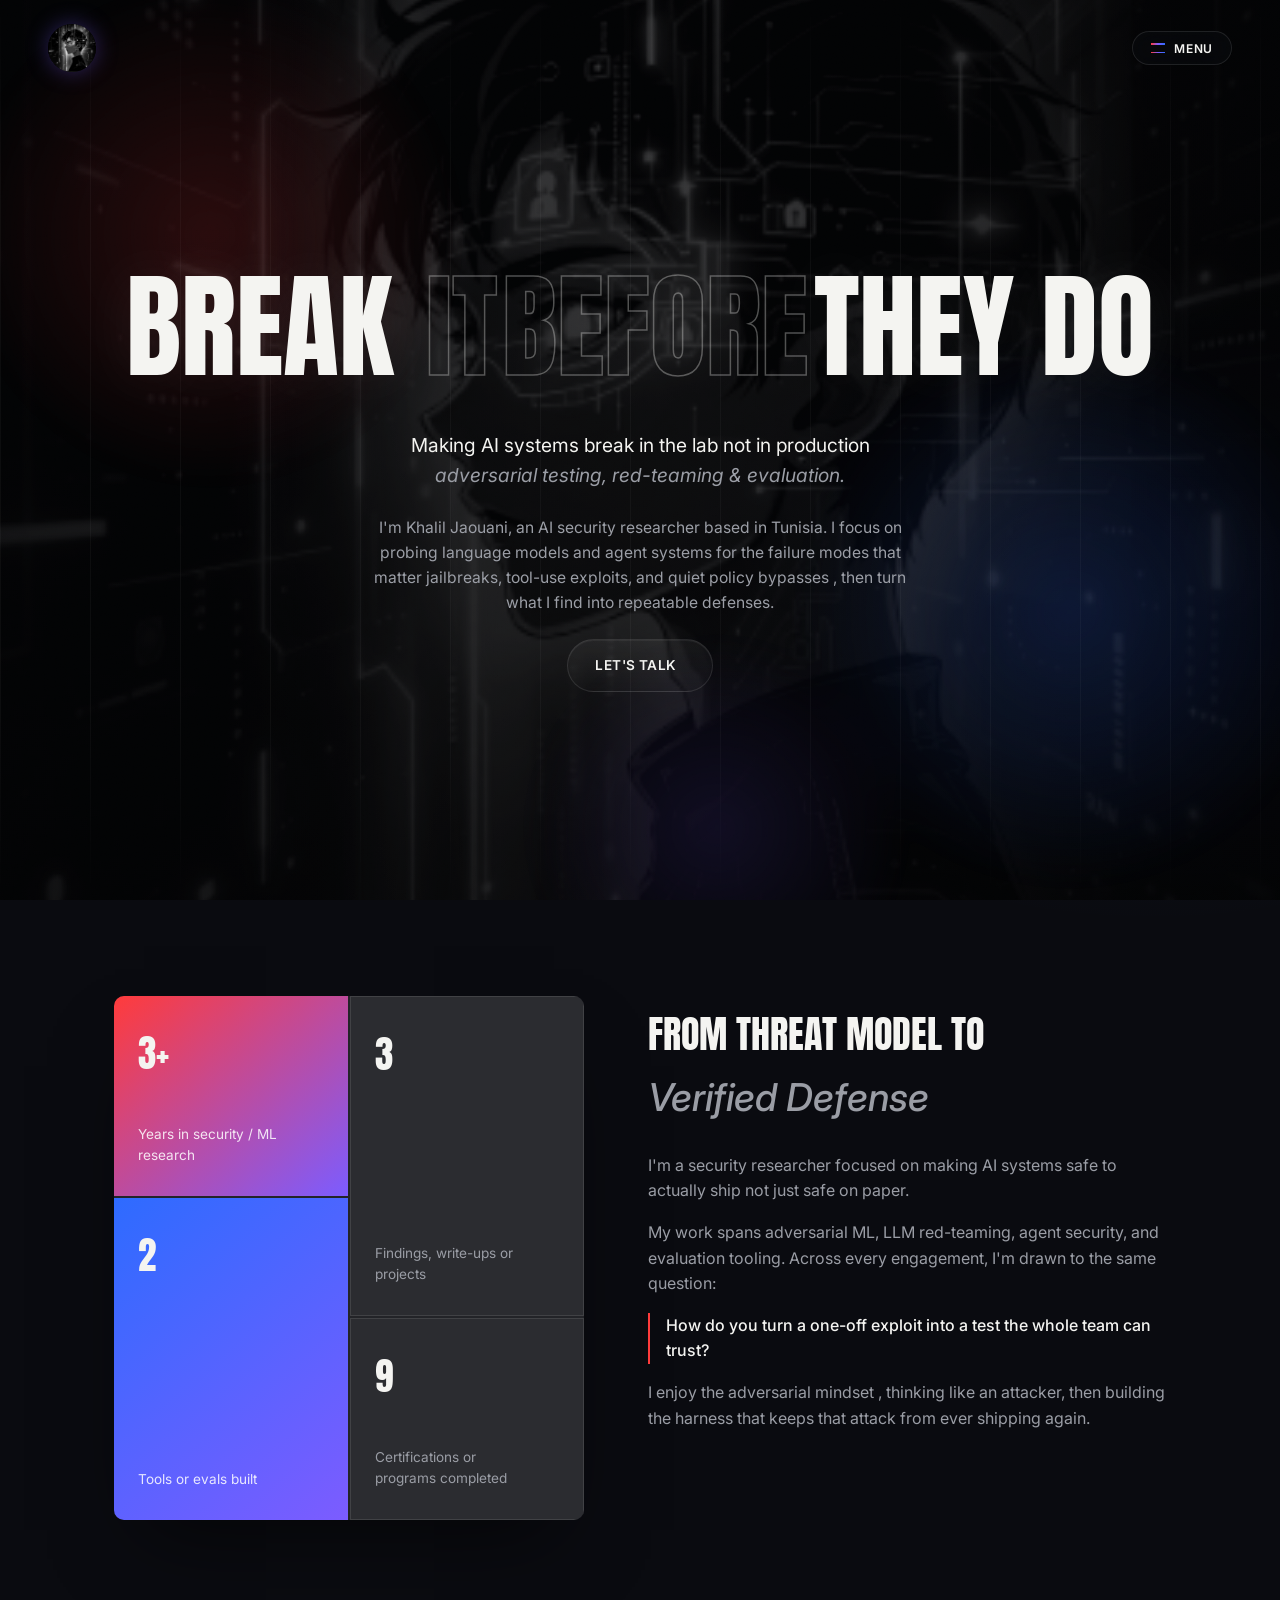
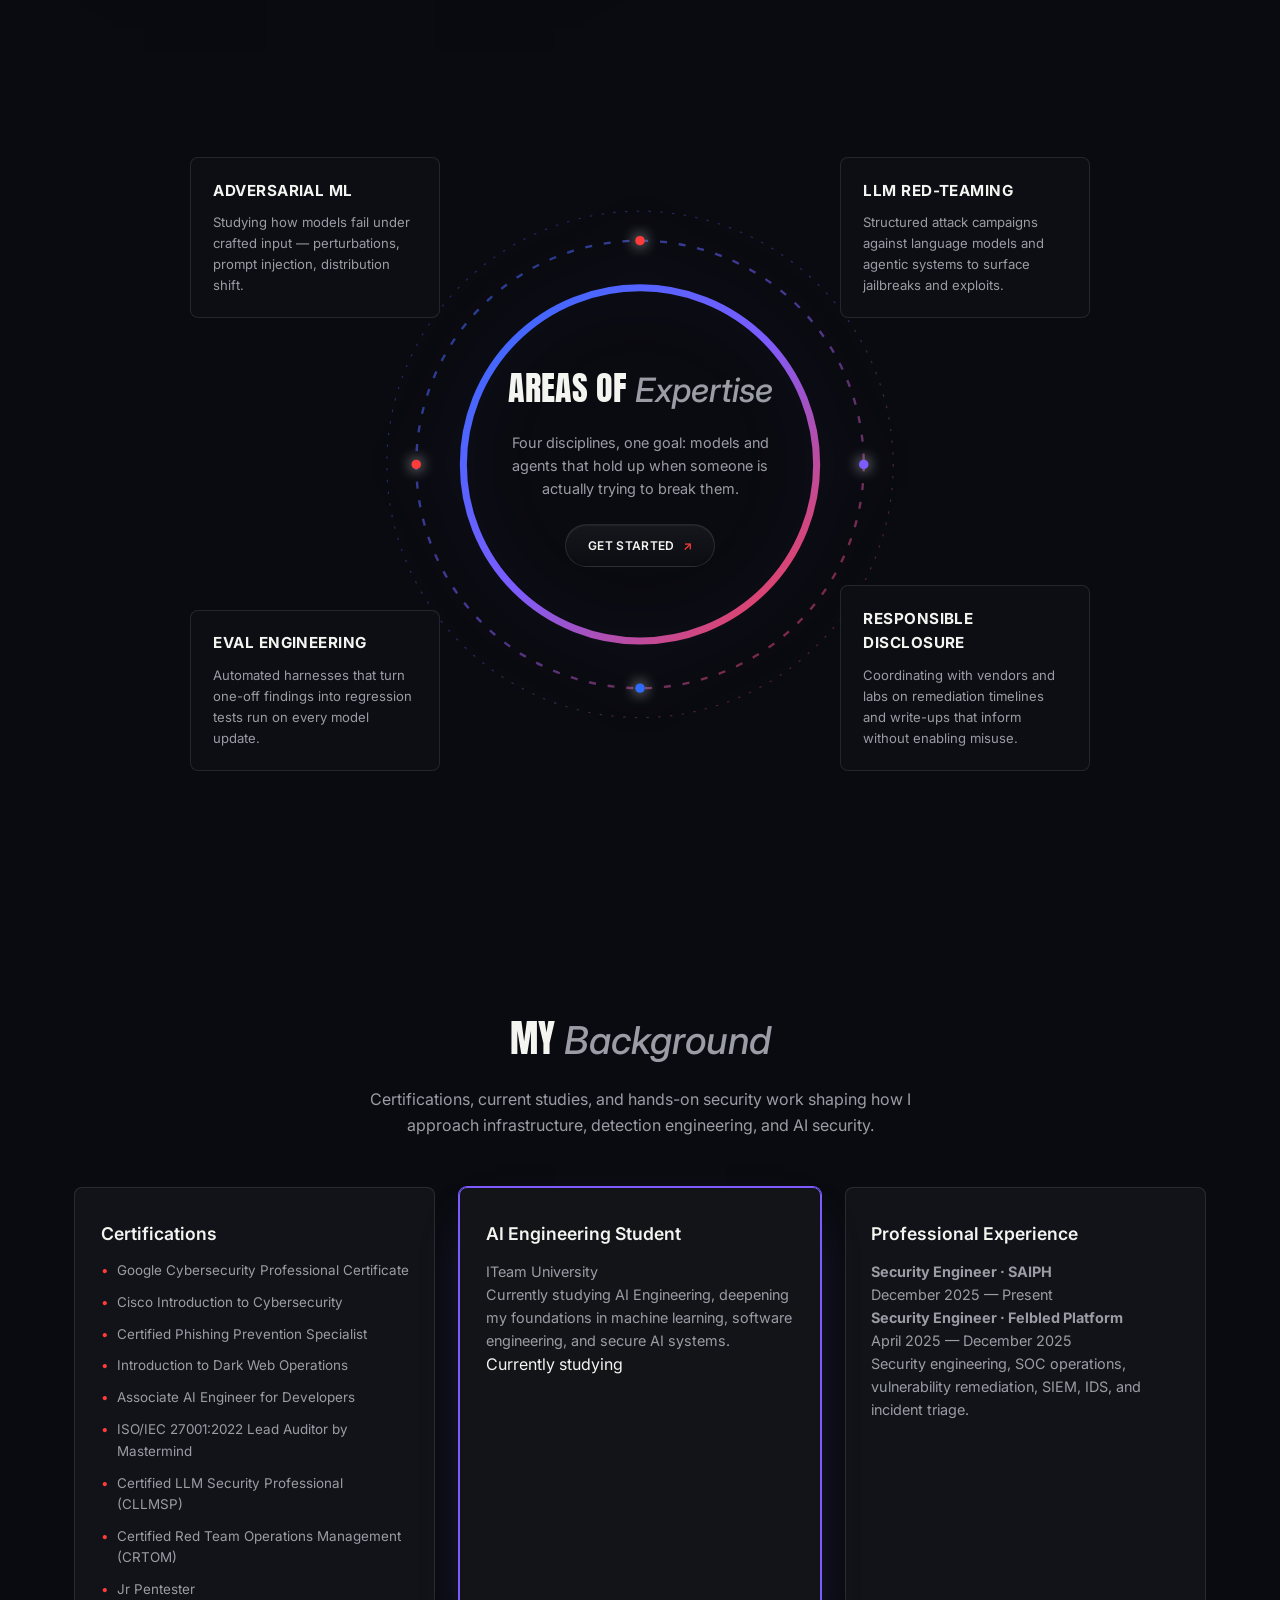
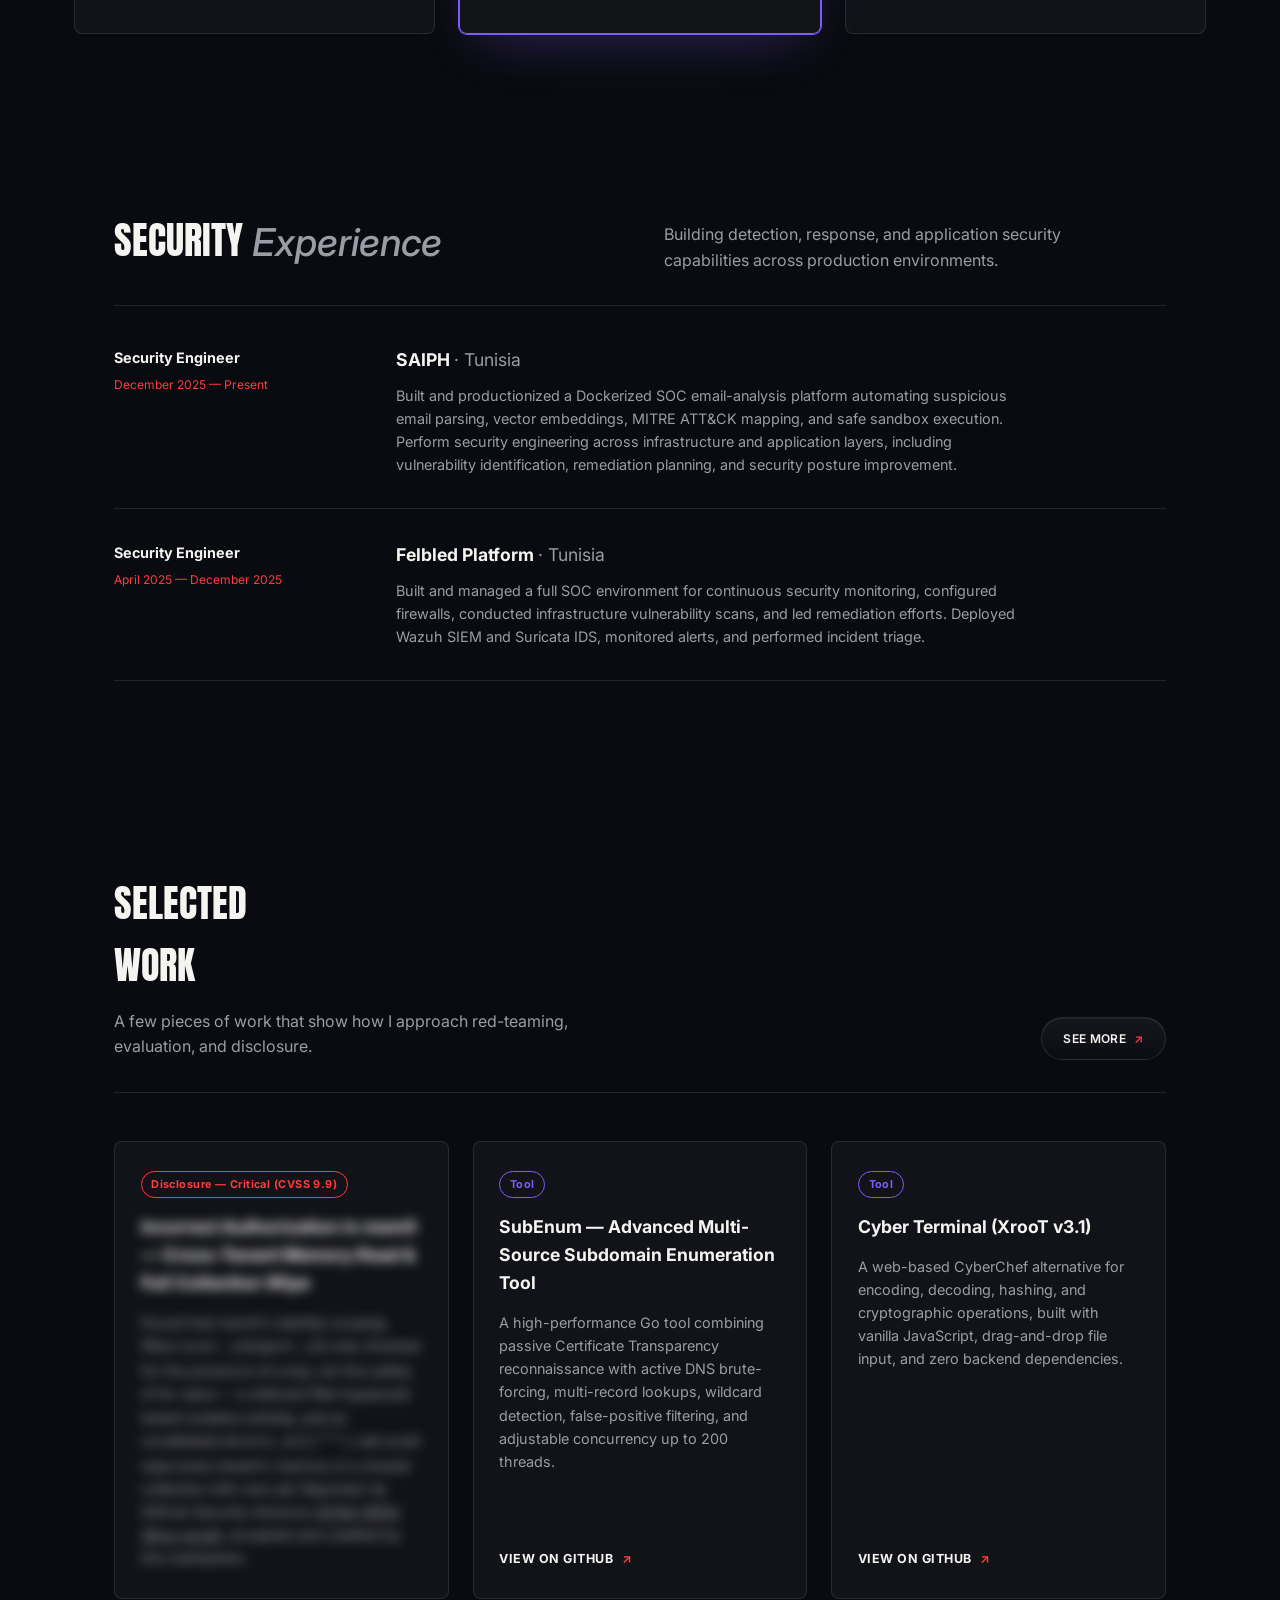
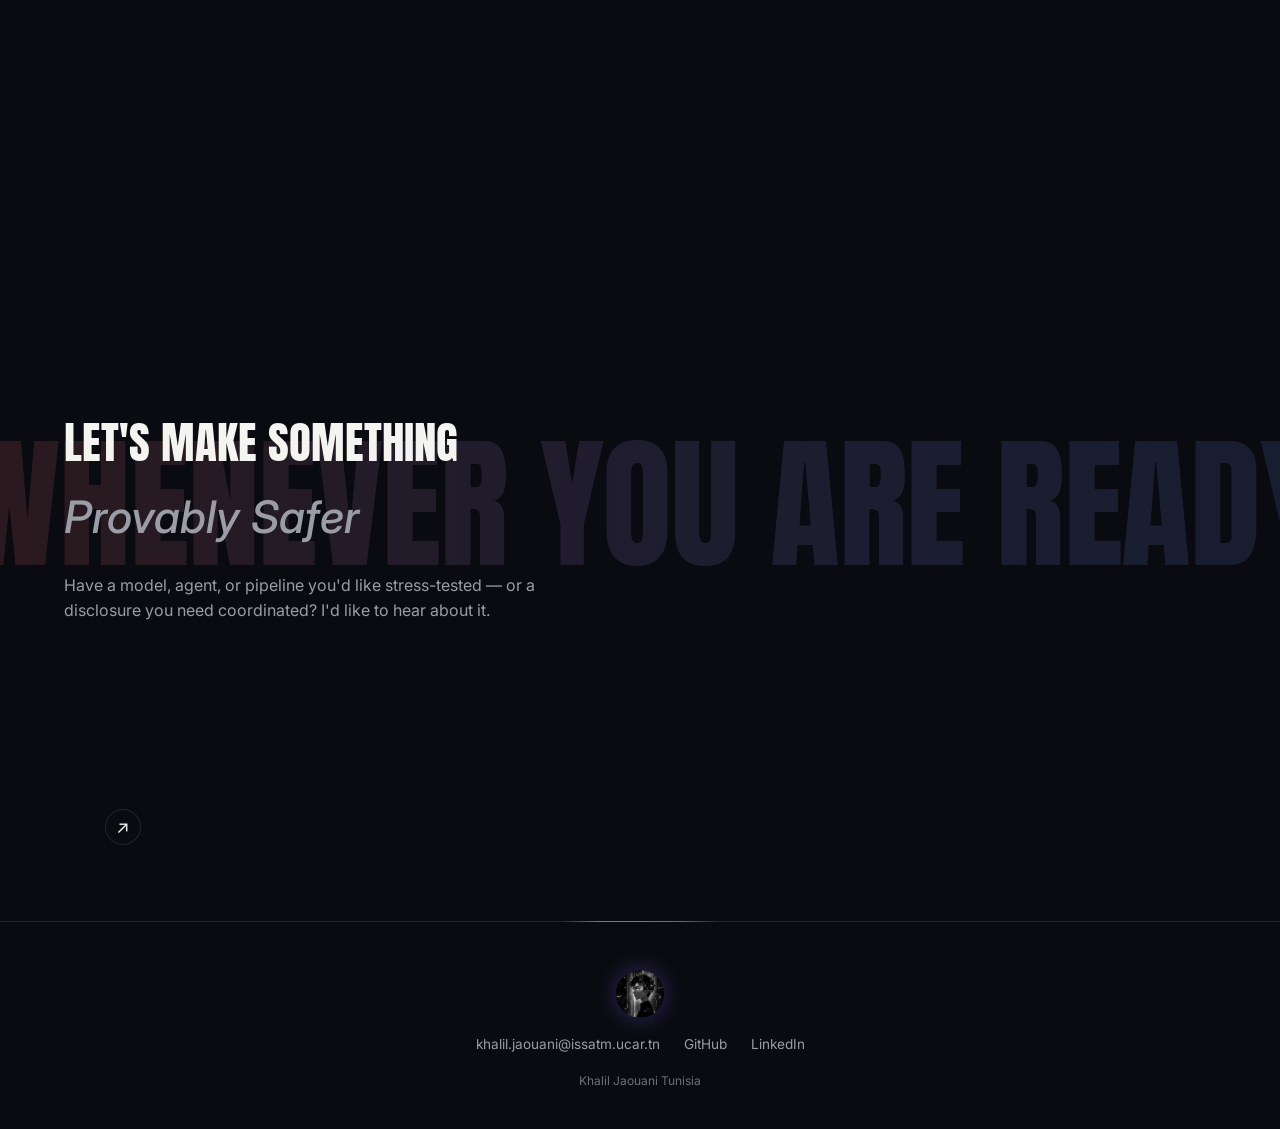
<file: index.html>
<!DOCTYPE html>
<html lang="en">
<head>
<meta charset="UTF-8">
<meta name="viewport" content="width=device-width, initial-scale=1.0">
<title>Khalil Jaouani </title>
<meta name="description" content="Khalil Jaouani — AI security researcher based in  Tunisia. Adversarial robustness, LLM red-teaming, and evaluation.">
<link rel="preconnect" href="https://fonts.googleapis.com">
<link rel="preconnect" href="https://fonts.gstatic.com" crossorigin>
<link href="https://fonts.googleapis.com/css2?family=Anton&family=Inter:wght@400;500;600;700&display=swap" rel="stylesheet">
<link rel="stylesheet" href="style.css">
</head>
<body data-research-start-year="2023">

<div class="noise-overlay" aria-hidden="true"></div>

<!-- ============ NAV ============ -->
<header class="nav">
  <a href="#top" class="logo logo-photo" aria-label="Back to top"><img src="cyber-hero.png" alt="Khalil Jaouani"></a>
  <button class="menu-btn" id="menuBtn" aria-expanded="false" aria-controls="menuPanel">
    <span class="menu-icon"></span> MENU
  </button>
  <nav class="menu-panel" id="menuPanel">
    <a href="#stats">Overview</a>
    <a href="#expertise">Expertise</a>
    <a href="#background">Background</a>
    <a href="#experience">Experience</a>
    <a href="selected-work.html">Selected work</a>
    <a href="blog.html">Blog</a>
    <a href="#contact">Contact</a>
  </nav>
</header>

<!-- ============ HERO ============ -->
<section class="hero" id="top">
  <div class="hero-glow" aria-hidden="true"></div>
  <div class="hero-bg-lines" aria-hidden="true"></div>
  <div class="hero-energy" aria-hidden="true"></div>
  <div class="hero-grid">
    <h1 class="hero-headline">
      <span class="w-solid">BREAK</span><span class="w-ghost">&nbsp;IT</span>
      <span class="w-ghost">BEFORE</span><br class="hero-break">
      <span class="w-solid">THEY&nbsp;DO</span>
    </h1>

    <div class="hero-sub">
      <p class="hero-tagline">Making AI systems break in the lab not in production <br class="hero-break-sm"> <em>adversarial testing, red-teaming &amp; evaluation.</em></p>
      <p class="hero-desc">I'm Khalil Jaouani, an AI security researcher based in Tunisia. I focus on probing language models and agent systems for the failure modes that matter  jailbreaks, tool-use exploits, and quiet policy bypasses , then turn what I find into repeatable defenses.</p>
      <a href="#contact" class="btn-pill">LET'S TALK <span class="arrow"></span></a>
    </div>
  </div>

</section>

<!-- ============ STATS + BIO ============ -->
<section class="stats-section" id="stats">
  <div class="stats-grid">
    <a href="#experience" class="stat-card stat-a reveal">
      <span class="stat-num" data-stat="years">0+</span>
      <span class="stat-label">Years in security / ML research</span>
    </a>
    <a href="#projects" class="stat-card stat-b reveal">
      <span class="stat-num" data-stat="work">0</span>
      <span class="stat-label">Findings, write-ups or projects</span>
    </a>
    <a href="#projects" class="stat-card stat-c reveal">
      <span class="stat-num" data-stat="tools">0</span>
      <span class="stat-label">Tools or evals built</span>
    </a>
    <a href="#background" class="stat-card stat-d reveal">
      <span class="stat-num" data-stat="education">0</span>
      <span class="stat-label">Certifications or programs completed</span>
    </a>
  </div>

  <div class="stats-copy">
    <h2>From Threat Model to<br><em>Verified Defense</em></h2>
    <p>I'm a security researcher focused on making AI systems safe to actually ship  not just safe on paper.</p>
    <p><!-- EDIT: replace with the real areas your work has spanned --> My work spans adversarial ML, LLM red-teaming, agent security, and evaluation tooling. Across every engagement, I'm drawn to the same question:</p>
    <p class="highlight">How do you turn a one-off exploit into a test the whole team can trust?</p>
    <p>I enjoy the adversarial mindset , thinking like an attacker, then building the harness that keeps that attack from ever shipping again.</p>

    <span class="photo-duo photo-duo-small" aria-hidden="true">
      <img src="cyber-hero.png" alt="">
    </span>
  </div>
</section>

<!-- ============ AREAS OF EXPERTISE ============ -->
<!-- EDIT: swap these four areas for your real focus areas if different. -->
<section class="expertise-section" id="expertise">
  <div class="expertise-ring-wrap">
    <svg class="expertise-ring" viewBox="0 0 500 500" aria-hidden="true">
      <defs>
        <linearGradient id="ringGrad" x1="0" y1="0" x2="1" y2="1">
          <stop offset="0" stop-color="#2e6bff"/>
          <stop offset="0.5" stop-color="#7c5cff"/>
          <stop offset="1" stop-color="#ff3b3b"/>
        </linearGradient>
      </defs>
      <circle cx="250" cy="250" r="215" fill="none" stroke="url(#ringGrad)" stroke-width="1" stroke-dasharray="2 8" opacity="0.35"/>
      <circle cx="250" cy="250" r="190" fill="none" stroke="url(#ringGrad)" stroke-width="2" stroke-dasharray="6 10" opacity="0.55"/>
      <circle cx="250" cy="250" r="150" fill="none" stroke="url(#ringGrad)" stroke-width="6"/>
      <circle class="ring-particle" cx="250" cy="60" r="4" fill="#ff3b3b"/>
      <circle class="ring-particle" cx="440" cy="250" r="4" fill="#7c5cff"/>
      <circle class="ring-particle" cx="250" cy="440" r="4" fill="#2e6bff"/>
      <circle class="ring-particle" cx="60" cy="250" r="4" fill="#ff3b3b"/>
    </svg>

    <div class="expertise-center reveal">
      <h2>Areas of <em>Expertise</em></h2>
      <p>Four disciplines, one goal: models and agents that hold up when someone is actually trying to break them.</p>
      <a href="#contact" class="btn-pill btn-pill-sm">GET STARTED <span class="arrow">↗</span></a>
    </div>

    <div class="expertise-card card-tl reveal">
      <h3>Adversarial ML</h3>
      <p>Studying how models fail under crafted input — perturbations, prompt injection, distribution shift.</p>
    </div>
    <div class="expertise-card card-tr reveal">
      <h3>LLM Red-Teaming</h3>
      <p>Structured attack campaigns against language models and agentic systems to surface jailbreaks and exploits.</p>
    </div>
    <div class="expertise-card card-bl reveal">
      <h3>Eval Engineering</h3>
      <p>Automated harnesses that turn one-off findings into regression tests run on every model update.</p>
    </div>
    <div class="expertise-card card-br reveal">
      <h3>Responsible Disclosure</h3>
      <p>Coordinating with vendors and labs on remediation timelines and write-ups that inform without enabling misuse.</p>
    </div>
  </div>
</section>

<!-- ============ BACKGROUND / CERTIFICATIONS ============ -->
<section class="education-section" id="background">
  <h2>My <em>Background</em></h2>
  <p class="education-sub">Certifications, current studies, and hands-on security work shaping how I approach infrastructure, detection engineering, and AI security.</p>

  <div class="education-grid">
    <div class="edu-card reveal">
      <h3>Certifications</h3>
      <ul class="credential-list">
        <li data-certification>Google Cybersecurity Professional Certificate</li>
        <li data-certification>Cisco Introduction to Cybersecurity</li>
        <li data-certification>Certified Phishing Prevention Specialist</li>
        <li data-certification>Introduction to Dark Web Operations</li>
        <li data-certification>Associate AI Engineer for Developers</li>
        <li data-certification>ISO/IEC 27001:2022 Lead Auditor by Mastermind</li>
        <li data-certification>Certified LLM Security Professional (CLLMSP)</li>
        <li data-certification>Certified Red Team Operations Management (CRTOM)</li>
        <li data-certification>Jr Pentester</li>
      </ul>
    </div>
    <div class="edu-card edu-card-highlight reveal">
      <h3>AI Engineering Student</h3>
      <p>ITeam University</p>
      <p>Currently studying AI Engineering, deepening my foundations in machine learning, software engineering, and secure AI systems.</p>
      <span class="edu-status">Currently studying</span>
    </div>
    <div class="edu-card reveal">
      <h3>Professional Experience</h3>
      <p><strong>Security Engineer · SAIPH</strong><br>December 2025 — Present</p>
      <p><strong>Security Engineer · Felbled Platform</strong><br>April 2025 — December 2025</p>
      <p>Security engineering, SOC operations, vulnerability remediation, SIEM, IDS, and incident triage.</p>
    </div>
  </div>
</section>

<!-- ============ SECURITY EXPERIENCE ============ -->
<section class="experience-section" id="experience">
  <div class="experience-heading">
    <h2>Security <em>Experience</em></h2>
    <p>Building detection, response, and application security capabilities across production environments.</p>
  </div>
  <div class="experience-list">
    <article class="experience-item reveal">
      <div class="experience-meta"><strong>Security Engineer</strong><span>December 2025 — Present</span></div>
      <div><h3>SAIPH <span>· Tunisia</span></h3><p>Built and productionized a Dockerized SOC email-analysis platform automating suspicious email parsing, vector embeddings, MITRE ATT&amp;CK mapping, and safe sandbox execution. Perform security engineering across infrastructure and application layers, including vulnerability identification, remediation planning, and security posture improvement.</p></div>
    </article>
    <article class="experience-item reveal">
      <div class="experience-meta"><strong>Security Engineer</strong><span>April 2025 — December 2025</span></div>
      <div><h3>Felbled Platform <span>· Tunisia</span></h3><p>Built and managed a full SOC environment for continuous security monitoring, configured firewalls, conducted infrastructure vulnerability scans, and led remediation efforts. Deployed Wazuh SIEM and Suricata IDS, monitored alerts, and performed incident triage.</p></div>
    </article>
  </div>
</section>

<!-- ============ SELECTED WORK ============ -->
<!-- EDIT: replace with your real projects, findings, papers, or write-ups. -->
<!-- Add Markdown inside <script type="text/markdown" class="work-details"> in any work card for its modal details. -->
<section class="work-section" id="work">
  <div class="work-head">
    <div>
      <h2>Selected<br>Work</h2>
      <p>A few pieces of work that show how I approach red-teaming, evaluation, and disclosure.</p>
    </div>
    <a href="selected-work.html" class="btn-pill btn-pill-sm">SEE MORE <span class="arrow">↗</span></a>
  </div>

  <div class="work-grid">
    <article class="work-card reveal">
      <span class="tag tag-disclosure">Disclosure — Critical (CVSS 9.9)</span>
      <h3>Incorrect Authorization in mem0 — Cross-Tenant Memory Read &amp; Full Collection Wipe</h3>
      <p>Found that mem0's identity-scoping filters (<code>user_id</code>/<code>agent_id</code>) only checked for the <em>presence</em> of a key, not the safety of its value — a wildcard filter bypassed tenant isolation entirely, and an unvalidated <code>delete_all("*")</code> call could wipe every tenant's memory in a shared collection with one call. Reported via GitHub Security Advisory <a href="https://github.com/mem0ai/mem0/security/advisories/GHSA-9f59-36vq-gcw6" target="_blank" rel="noopener">GHSA-9f59-36vq-gcw6</a>, accepted and credited by the maintainers.</p>
      <script type="text/markdown" class="work-details">
    ## Finding
    The authorization filters validated that `user_id` and `agent_id` existed, but did not validate their values.

    ## Impact
    - Cross-tenant memory reads
    - Destructive collection-wide deletion

    **Status:** Accepted and credited by the maintainers.
      </script>
    </article>
    <article class="work-card reveal">
      <span class="tag tag-tool">Tool</span>
      <h3>SubEnum — Advanced Multi-Source Subdomain Enumeration Tool</h3>
      <p>A high-performance Go tool combining passive Certificate Transparency reconnaissance with active DNS brute-forcing, multi-record lookups, wildcard detection, false-positive filtering, and adjustable concurrency up to 200 threads.</p>
      <a class="archive-link" href="https://github.com/J4CKII3/SubEnum" target="_blank" rel="noopener">View on GitHub <span>↗</span></a>
    </article>
    <article class="work-card reveal">
      <span class="tag tag-tool">Tool</span>
      <h3>Cyber Terminal (XrooT v3.1)</h3>
      <p>A web-based CyberChef alternative for encoding, decoding, hashing, and cryptographic operations, built with vanilla JavaScript, drag-and-drop file input, and zero backend dependencies.</p>
      <a class="archive-link" href="https://github.com/J4CKII3/cyber-terminal" target="_blank" rel="noopener">View on GitHub <span>↗</span></a>
    </article>
  </div>
</section>

<!-- ============ FINAL CTA ============ -->
<section class="final-cta" id="contact">
  <span class="final-cta-bg" aria-hidden="true">WHENEVER YOU ARE READY</span>

  <div class="final-cta-copy reveal">
    <h2>Let's Make Something<br><em>Provably Safer</em></h2>
    <p>Have a model, agent, or pipeline you'd like stress-tested — or a disclosure you need coordinated? I'd like to hear about it.</p>
  </div>

  <!-- EDIT: replace with your real email -->
  <a href="mailto:khalil.jaouani@issatm.ucar.tn" class="scroll-badge scroll-badge-contact" aria-label="Contact us">
    <svg viewBox="0 0 120 120" class="scroll-badge-ring">
      <text font-size="9" letter-spacing="2" fill="currentColor">
        <textPath href="#scrollPath">CONTACT US &#8226; CONTACT US &#8226; CONTACT US &#8226;</textPath>
      </text>
    </svg>
    <span class="scroll-badge-arrow">↗</span>
  </a>
</section>

<footer class="footer">
  <span class="footer-logo"><img src="cyber-hero.png" alt="Khalil Jaouani"></span>
  <!-- EDIT: replace with your real links -->
  <div class="footer-links">
    <a href="mailto:khalil.jaouani@issatm.ucar.tn">khalil.jaouani@issatm.ucar.tn</a>
    <a href="https://github.com/J4CKII3">GitHub</a>
    <a href="https://www.linkedin.com/in/khalil--jaouani/">LinkedIn</a>
  </div>
  <span class="fine-print">Khalil Jaouani  Tunisia </span>
</footer>

<script src="script.js"></script>
</body>
</html>
</file>
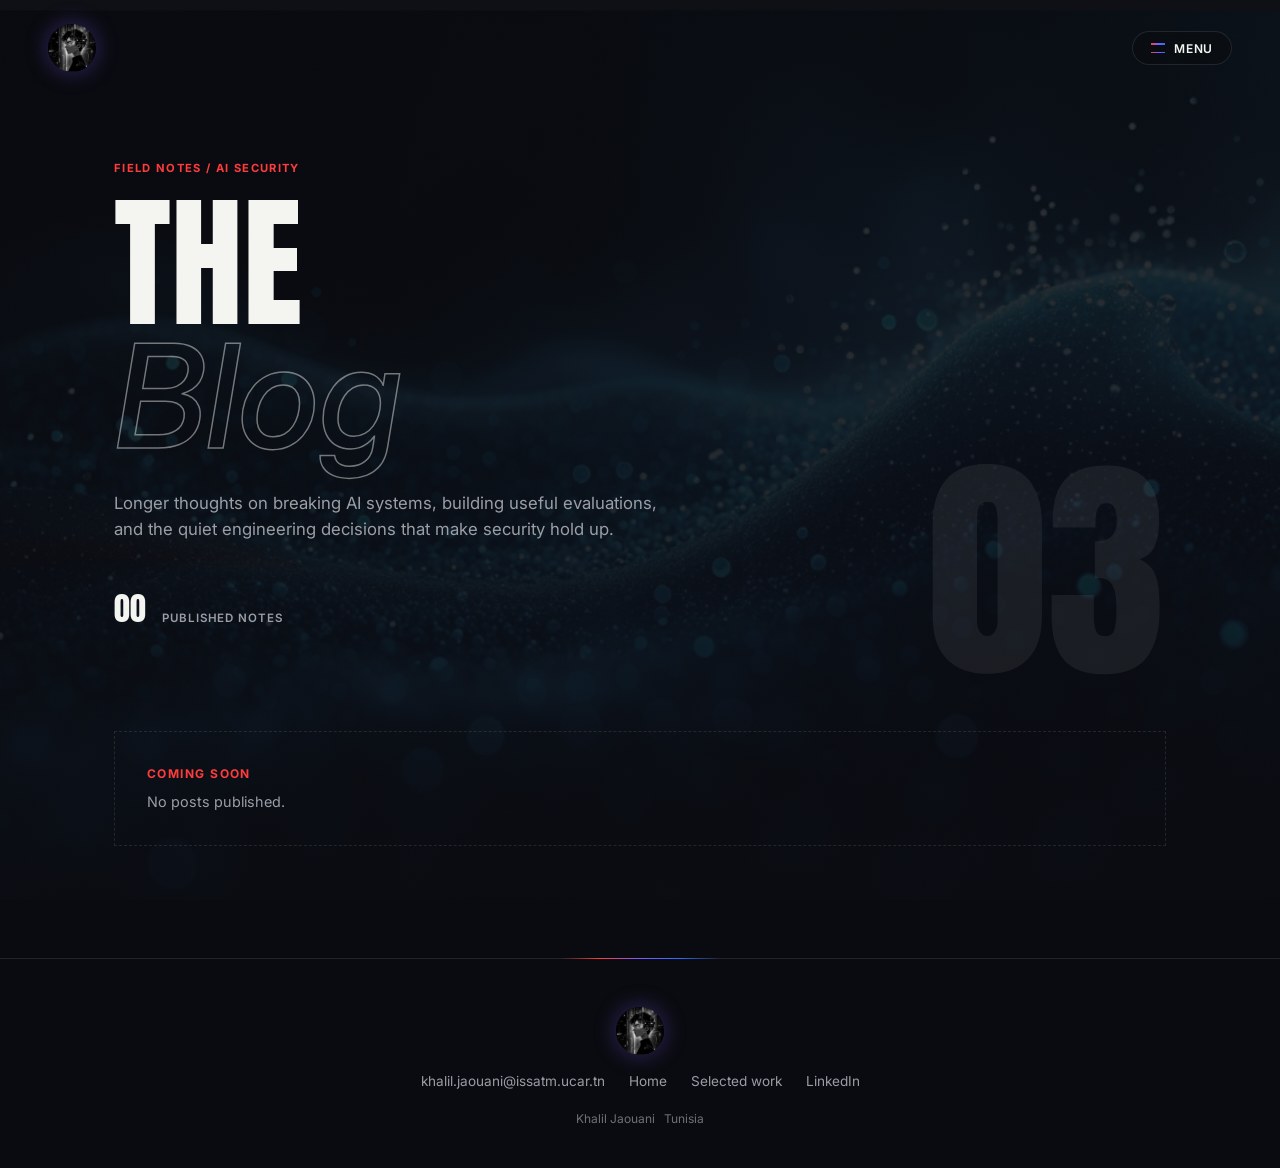
<file: blog.html>
<!DOCTYPE html>
<html lang="en">
<head>
<meta charset="UTF-8">
<meta name="viewport" content="width=device-width, initial-scale=1.0">
<title>Blog — Khalil Jaouani</title>
<meta name="description" content="Field notes on AI security, agent systems, and practical research by Khalil Jaouani.">
<link rel="preconnect" href="https://fonts.googleapis.com">
<link rel="preconnect" href="https://fonts.gstatic.com" crossorigin>
<link href="https://fonts.googleapis.com/css2?family=Anton&family=Inter:wght@400;500;600;700&display=swap" rel="stylesheet">
<link rel="stylesheet" href="style.css">
</head>
<body class="work-page blog-page">
<div class="noise-overlay" aria-hidden="true"></div>

<header class="nav">
  <a href="index.html" class="logo logo-photo" aria-label="Home"><img src="cyber-hero.png" alt="Khalil Jaouani"></a>
  <button class="menu-btn" id="menuBtn" aria-expanded="false" aria-controls="menuPanel">
    <span class="menu-icon"></span> MENU
  </button>
  <nav class="menu-panel" id="menuPanel">
    <a href="index.html#stats">Overview</a>
    <a href="index.html#expertise">Expertise</a>
    <a href="index.html#background">Background</a>
    <a href="selected-work.html">Selected work</a>
    <a href="blog.html" aria-current="page">Blog</a>
    <a href="index.html#contact">Contact</a>
  </nav>
</header>

<main>
  <section class="work-page-hero blog-hero">
    <p class="eyebrow">Field notes / AI security</p>
    <h1>The<br><em>Blog</em></h1>
    <p class="work-page-intro">Longer thoughts on breaking AI systems, building useful evaluations, and the quiet engineering decisions that make security hold up.</p>
    <div class="blog-count">00 <span>published notes</span></div>
  </section>

  <!-- Add new posts as article.blog-post blocks. Put the full post in a .work-details Markdown block. -->
  <section class="blog-archive" aria-label="Blog posts">
    <div class="archive-empty"><strong>COMING SOON</strong><span>No posts published.</span></div>
  </section>
</main>

<footer class="footer">
  <span class="footer-logo"><img src="cyber-hero.png" alt="Khalil Jaouani"></span>
  <div class="footer-links">
    <a href="mailto:khalil.jaouani@issatm.ucar.tn">khalil.jaouani@issatm.ucar.tn</a>
    <a href="index.html">Home</a>
    <a href="selected-work.html">Selected work</a>
    <a href="https://www.linkedin.com/in/khalil--jaouani/">LinkedIn</a>
  </div>
  <span class="fine-print">Khalil Jaouani &nbsp; Tunisia</span>
</footer>
<script src="script.js"></script>
</body>
</html>
</file>
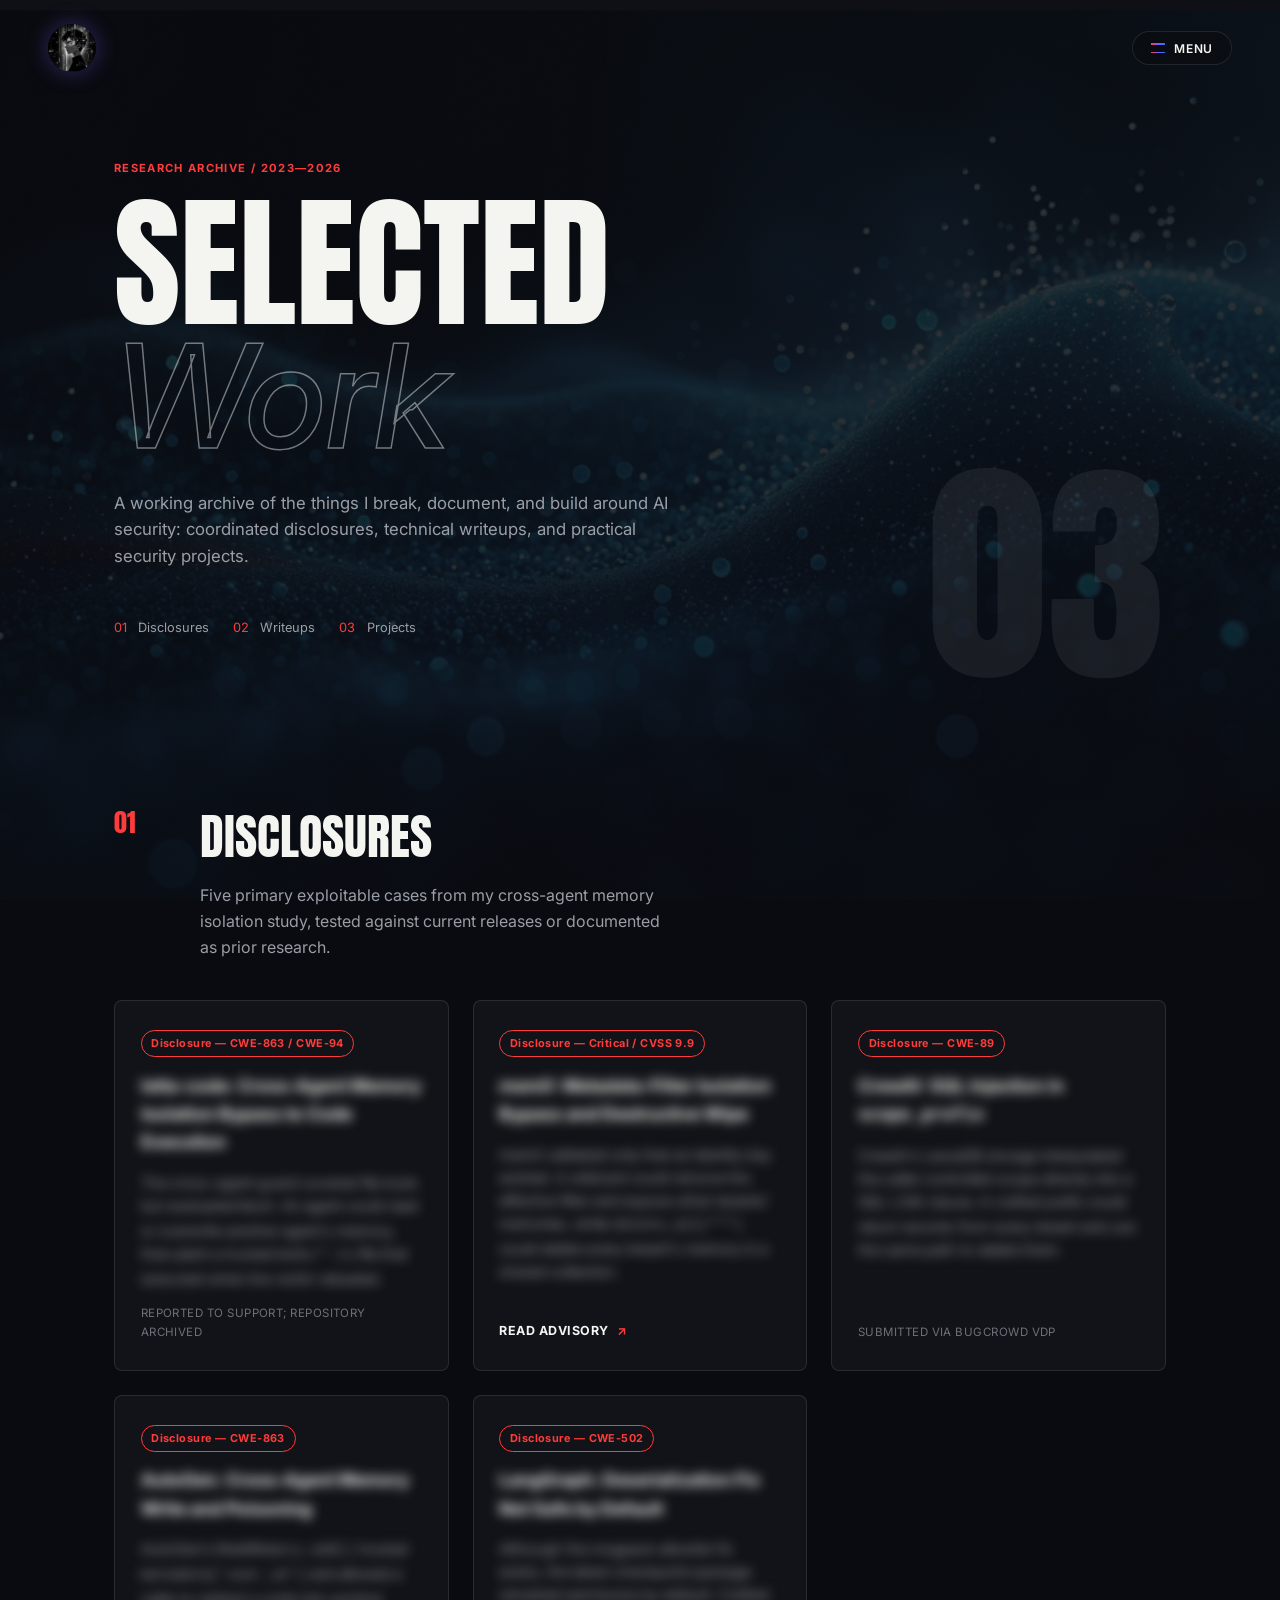
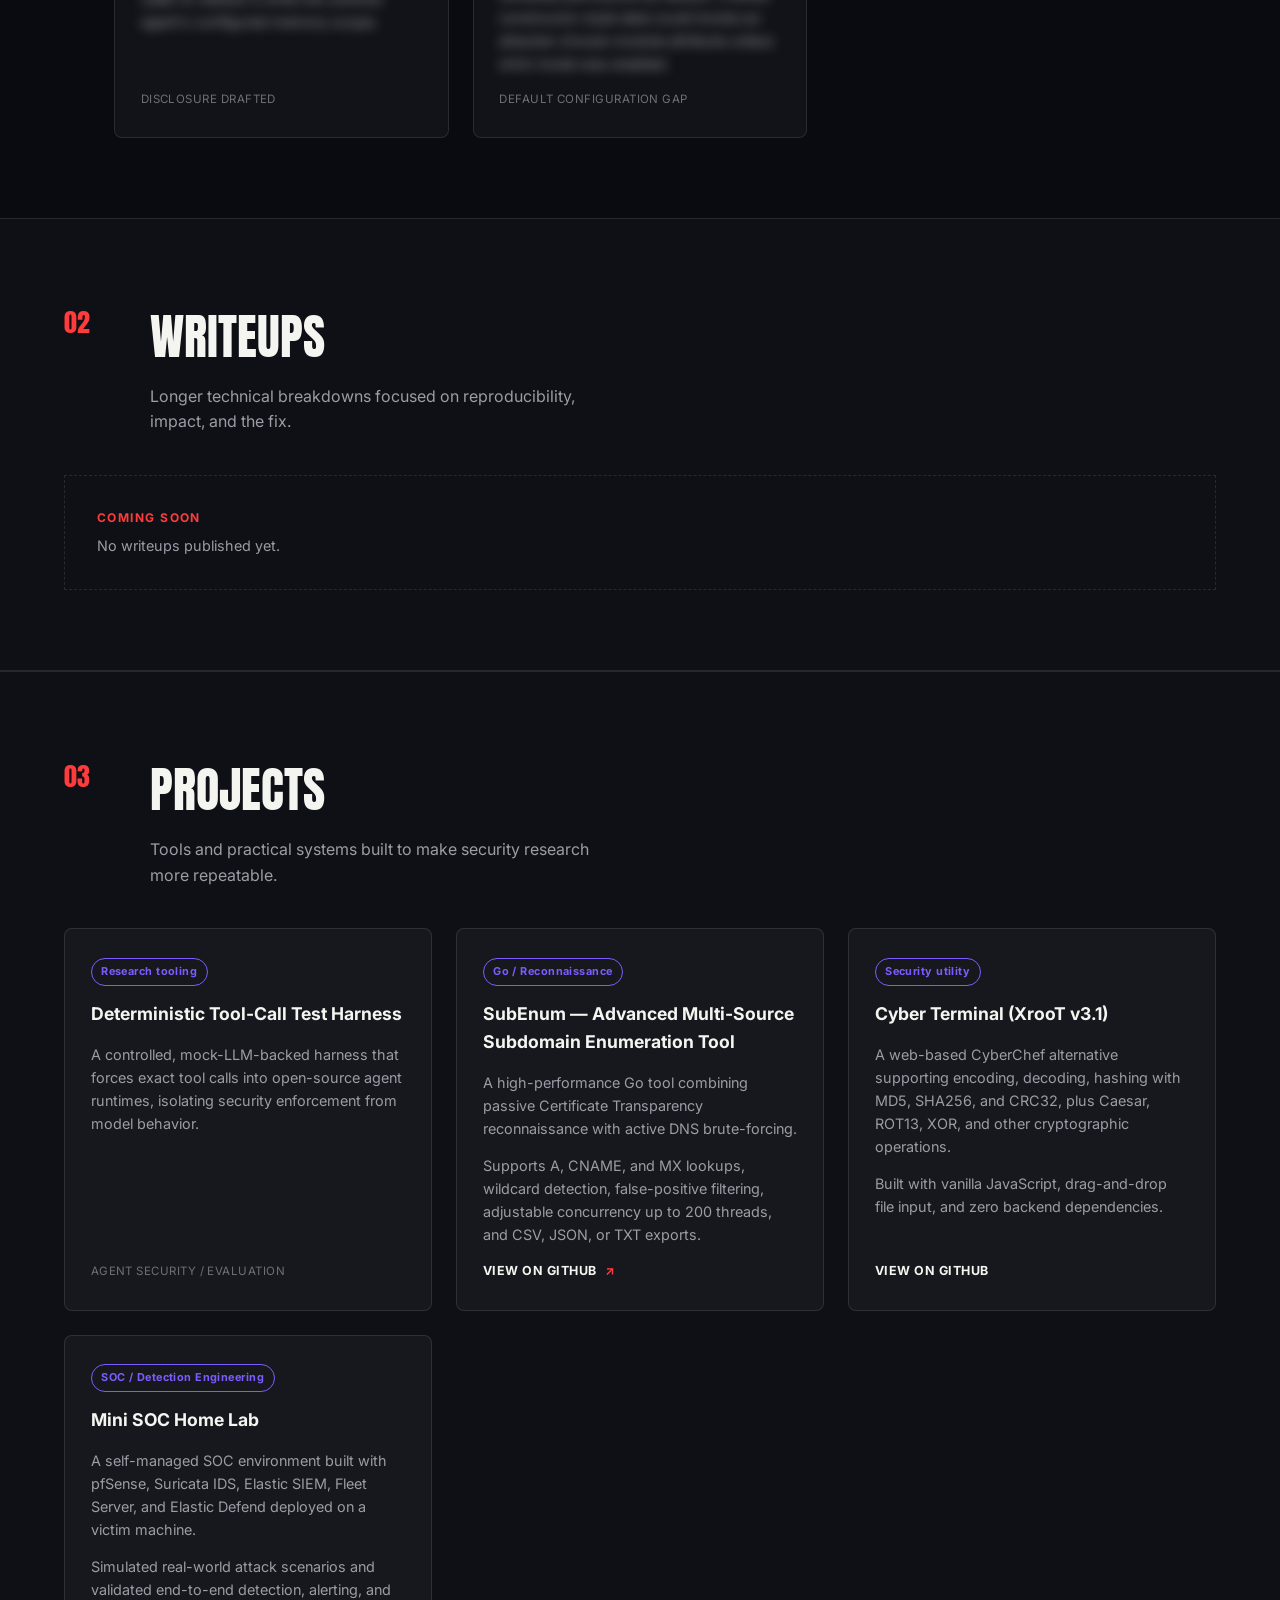
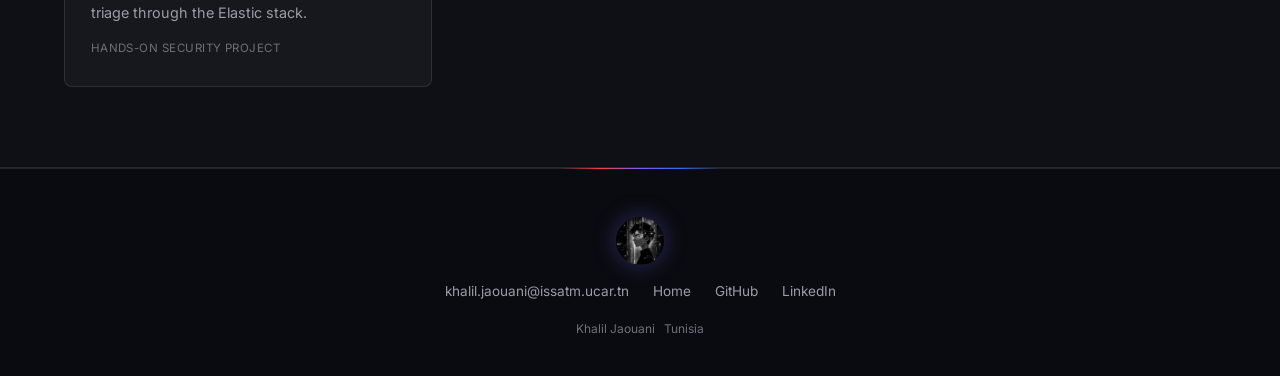
<file: selected-work.html>
<!DOCTYPE html>
<html lang="en">
<head>
<meta charset="UTF-8">
<meta name="viewport" content="width=device-width, initial-scale=1.0">
<title>Selected Work — Khalil Jaouani</title>
<meta name="description" content="Selected security disclosures, technical writeups, and blog posts by Khalil Jaouani.">
<link rel="preconnect" href="https://fonts.googleapis.com">
<link rel="preconnect" href="https://fonts.gstatic.com" crossorigin>
<link href="https://fonts.googleapis.com/css2?family=Anton&family=Inter:wght@400;500;600;700&display=swap" rel="stylesheet">
<link rel="stylesheet" href="style.css">
</head>
<body class="work-page">
<div class="noise-overlay" aria-hidden="true"></div>

<header class="nav">
  <a href="index.html" class="logo logo-photo" aria-label="Home"><img src="cyber-hero.png" alt="Khalil Jaouani"></a>
  <button class="menu-btn" id="menuBtn" aria-expanded="false" aria-controls="menuPanel">
    <span class="menu-icon"></span> MENU
  </button>
  <nav class="menu-panel" id="menuPanel">
    <a href="index.html#stats">Overview</a>
    <a href="index.html#expertise">Expertise</a>
    <a href="index.html#background">Background</a>
    <a href="selected-work.html" aria-current="page">Selected work</a>
    <a href="blog.html">Blog</a>
    <a href="index.html#contact">Contact</a>
  </nav>
</header>

<main>
  <section class="work-page-hero">
    <p class="eyebrow">Research archive / 2023—2026</p>
    <h1>Selected<br><em>Work</em></h1>
    <p class="work-page-intro">A working archive of the things I break, document, and build around AI security: coordinated disclosures, technical writeups, and practical security projects.</p>
    <div class="work-page-index" aria-label="Page sections">
      <a href="#disclosures"><span>01</span> Disclosures</a>
      <a href="#writeups"><span>02</span> Writeups</a>
      <a href="#projects"><span>03</span> Projects</a>
    </div>
  </section>

  <!-- Add Markdown inside a .work-details block in any card for richer modal details. -->
  <section class="work-archive-section" id="disclosures">
    <div class="archive-heading">
      <span class="archive-number">01</span>
      <div>
        <h2>Disclosures</h2>
        <p>Five primary exploitable cases from my cross-agent memory isolation study, tested against current releases or documented as prior research.</p>
      </div>
    </div>
    <div class="work-grid">
      <article class="work-card reveal">
        <span class="tag tag-disclosure">Disclosure — CWE-863 / CWE-94</span>
        <h3>letta-code: Cross-Agent Memory Isolation Bypass to Code Execution</h3>
        <p>The cross-agent guard covered file tools but exempted <code>Bash</code>. An agent could read or overwrite another agent's memory, then plant a trusted <code>mods/*.ts</code> file that executed when the victim reloaded.</p>
        <script type="text/markdown" class="work-details">
## Finding
`evaluateCrossAgentGuard()` returned no restriction for shell tools, including the default `Bash` tool.

## Impact
- Cross-agent memory reads and writes
- Arbitrary code execution through mod planting

**Status:** Prior research by the author; not independently re-verified in this study.
        </script>
        <span class="archive-status">Reported to support; repository archived</span>
      </article>
      <article class="work-card reveal">
        <span class="tag tag-disclosure">Disclosure — Critical / CVSS 9.9</span>
        <h3>mem0: Metadata-Filter Isolation Bypass and Destructive Wipe</h3>
        <p>mem0 validated only that an identity key existed. A wildcard could remove the effective filter and expose other tenants' memories, while <code>delete_all("*")</code> could delete every tenant's memory in a shared collection.</p>
        <script type="text/markdown" class="work-details">
## Component
`mem0ai` 2.0.19, latest published version tested at the time of the study.

## Impact
- Cross-tenant memory reads through the public search API
- Permanent cross-tenant deletion through `delete_all("*")`
- Possible indirect prompt injection in consuming agent systems

**Status:** Accepted and credited by mem0 maintainers as GHSA-9f59-36vq-gcw6, rated Critical, CVSS 9.9/10. Affected versions: `< 2.0.20`.
        </script>
        <a class="archive-link" href="https://github.com/mem0ai/mem0/security/advisories/GHSA-9f59-36vq-gcw6" target="_blank" rel="noopener">Read advisory <span>↗</span></a>
      </article>
      <article class="work-card reveal">
        <span class="tag tag-disclosure">Disclosure — CWE-89</span>
        <h3>CrewAI: SQL Injection in <code>scope_prefix</code></h3>
        <p>CrewAI's LanceDB storage interpolated the caller-controlled scope directly into a SQL <code>LIKE</code> clause. A crafted prefix could return records from every tenant and use the same path to delete them.</p>
        <script type="text/markdown" class="work-details">
## Component
`crewAIInc/crewAI`, `lancedb_storage.py`, version 1.15.18.

## Impact
- Cross-tenant memory reads through injected scope predicates
- Destructive deletion across tenants

**Reachability:** Exploitability depends on external input reaching `scope_prefix` or an integration exposing suggested scopes.

**Status:** Submitted to CrewAI's Bugcrowd Vulnerability Disclosure Program; unpatched as reported.
        </script>
        <span class="archive-status">Submitted via Bugcrowd VDP</span>
      </article>
      <article class="work-card reveal">
        <span class="tag tag-disclosure">Disclosure — CWE-863</span>
        <h3>AutoGen: Cross-Agent Memory Write and Poisoning</h3>
        <p>AutoGen's <code>Mem0Memory.add()</code> trusted <code>metadata['user_id']</code> and allowed a caller to redirect a write into another agent's configured memory scope.</p>
        <script type="text/markdown" class="work-details">
## Finding
`query()` and `clear()` used the instance's fixed identity, but `add()` allowed metadata to override it.

## Impact
- Direct cross-agent memory poisoning
- Poisoned content may later be surfaced as trusted context

**Reachability:** This depends on an integration allowing less-trusted or LLM-generated metadata to reach `add()`.

**Status:** Drafted for Microsoft/AutoGen's security process; not submitted at the time of the report.
        </script>
        <span class="archive-status">Disclosure drafted</span>
      </article>
      <article class="work-card reveal">
        <span class="tag tag-disclosure">Disclosure — CWE-502</span>
        <h3>LangGraph: Deserialization Fix Not Safe by Default</h3>
        <p>Although the msgpack allowlist fix exists, the latest checkpoint package remained permissive by default. Crafted constructor-style data could invoke an attacker-chosen module attribute unless strict mode was enabled.</p>
        <script type="text/markdown" class="work-details">
## Component
`langgraph-checkpoint` 4.2.0, tested beyond the advisory's stated fix version.

## Finding
Without `LANGGRAPH_STRICT_MSGPACK`, `JsonPlusSerializer` defaults to permissive module handling. A benign `os.getcwd` call was independently confirmed through crafted msgpack data.

## Impact
- Arbitrary module attribute invocation when attacker-influenced data reaches deserialization
- Potential command execution with an argument-taking callable

**Status:** Drafted for disclosure as a default-configuration gap in CVE-2026-28277; not submitted at the time of the report.
        </script>
        <span class="archive-status">Default configuration gap</span>
      </article>
    </div>
  </section>

  <section class="work-archive-section archive-alt" id="writeups">
    <div class="archive-heading">
      <span class="archive-number">02</span>
      <div>
        <h2>Writeups</h2>
        <p>Longer technical breakdowns focused on reproducibility, impact, and the fix.</p>
      </div>
    </div>
    <div class="archive-empty"><strong>COMING SOON</strong><span>No writeups published yet.</span></div>
  </section>

  <section class="work-archive-section archive-alt" id="projects">
    <div class="archive-heading">
      <span class="archive-number">03</span>
      <div>
        <h2>Projects</h2>
        <p>Tools and practical systems built to make security research more repeatable.</p>
      </div>
    </div>
    <div class="work-grid">
      <article class="work-card reveal">
        <span class="tag tag-tool">Research tooling</span>
        <h3>Deterministic Tool-Call Test Harness</h3>
        <p>A controlled, mock-LLM-backed harness that forces exact tool calls into open-source agent runtimes, isolating security enforcement from model behavior.</p>
        <span class="archive-status">Agent security / Evaluation</span>
      </article>
      <article class="work-card reveal">
        <span class="tag tag-tool">Go / Reconnaissance</span>
        <h3>SubEnum — Advanced Multi-Source Subdomain Enumeration Tool</h3>
        <p>A high-performance Go tool combining passive Certificate Transparency reconnaissance with active DNS brute-forcing.</p>
        <p>Supports A, CNAME, and MX lookups, wildcard detection, false-positive filtering, adjustable concurrency up to 200 threads, and CSV, JSON, or TXT exports.</p>
        <a class="archive-link" href="https://github.com/J4CKII3/SubEnum" target="_blank" rel="noopener">View on GitHub <span>↗</span></a>
      </article>
      <article class="work-card reveal">
        <span class="tag tag-tool">Security utility</span>
        <h3>Cyber Terminal (XrooT v3.1)</h3>
        <p>A web-based CyberChef alternative supporting encoding, decoding, hashing with MD5, SHA256, and CRC32, plus Caesar, ROT13, XOR, and other cryptographic operations.</p>
        <p>Built with vanilla JavaScript, drag-and-drop file input, and zero backend dependencies.</p>
        <a class="archive-link" href="https://github.com/J4CKII3/cyber-terminal" target="_blank" rel="noopener">View on GitHub <span></span></a>
      </article>
      <article class="work-card reveal">
        <span class="tag tag-tool">SOC / Detection Engineering</span>
        <h3>Mini SOC Home Lab</h3>
        <p>A self-managed SOC environment built with pfSense, Suricata IDS, Elastic SIEM, Fleet Server, and Elastic Defend deployed on a victim machine.</p>
        <p>Simulated real-world attack scenarios and validated end-to-end detection, alerting, and triage through the Elastic stack.</p>
        <script type="text/markdown" class="work-details">
## Architecture
pfSense provides the network security layer, Suricata handles intrusion detection, and Elastic SIEM centralizes telemetry through Fleet Server and Elastic Defend.

## What I practiced
- Detection engineering in a self-managed environment
- End-to-end alert validation
- Attack simulation and incident triage
        </script>
        <span class="archive-status">Hands-on security project</span>
      </article>
    </div>
  </section>

</main>

<footer class="footer">
  <span class="footer-logo"><img src="cyber-hero.png" alt="Khalil Jaouani"></span>
  <div class="footer-links">
    <a href="mailto:khalil.jaouani@issatm.ucar.tn">khalil.jaouani@issatm.ucar.tn</a>
    <a href="index.html">Home</a>
    <a href="https://github.com/J4CKII3">GitHub</a>
    <a href="https://www.linkedin.com/in/khalil--jaouani/">LinkedIn</a>
  </div>
  <span class="fine-print">Khalil Jaouani &nbsp; Tunisia</span>
</footer>
<script src="script.js"></script>
</body>
</html>
</file>
<file: style.css>
/* ===========================================================
   Tokens
   =========================================================== */
:root{
  --bg:        #0a0b10;
  --bg-alt:    #0e1016;
  --ink:       #f4f4f1;
  --muted:     #9a9da5;
  --muted-2:   #6d7078;
  --red:       #ff3b3b;
  --blue:      #2e6bff;
  --violet:    #7c5cff;
  --rule:      rgba(255,255,255,0.10);
  --card:      rgba(255,255,255,0.035);
  --card-line: rgba(255,255,255,0.10);
  --max-w:     1180px;
  --font-display: "Anton", "Arial Narrow", sans-serif;
  --font-body: "Inter", -apple-system, sans-serif;
}

*, *::before, *::after{ box-sizing: border-box; }
html{ scroll-behavior: smooth; }
@media (prefers-reduced-motion: reduce){
  html{ scroll-behavior: auto; }
  *, *::before, *::after{ animation-duration: 0.001ms !important; animation-iteration-count: 1 !important; transition-duration: 0.001ms !important; }
}

body{
  margin: 0;
  background:
    radial-gradient(ellipse 900px 500px at 15% -5%, rgba(255,59,59,0.10), transparent 60%),
    radial-gradient(ellipse 900px 600px at 90% 10%, rgba(46,107,255,0.10), transparent 55%),
    var(--bg);
  color: var(--ink);
  font-family: var(--font-body);
  line-height: 1.6;
  -webkit-font-smoothing: antialiased;
  overflow-x: hidden;
}
body.work-page{
  background:
    linear-gradient(rgba(10,11,16,0.84), rgba(10,11,16,0.94)),
    url("bg.png") center top / cover fixed no-repeat,
    var(--bg);
}

a{ color: inherit; }
h1, h2, h3{ margin: 0; font-family: var(--font-display); font-weight: 400; text-transform: uppercase; }
h2 em, h1 em{ font-family: var(--font-body); font-style: italic; font-weight: 500; text-transform: none; color: var(--muted); }
p{ margin: 0; }

/* fine film-grain overlay, tints everything very slightly */
.noise-overlay{
  position: fixed;
  inset: 0;
  z-index: 999;
  pointer-events: none;
  opacity: 0.045;
  mix-blend-mode: overlay;
  background-image: url("data:image/svg+xml,%3Csvg xmlns='http://www.w3.org/2000/svg' width='120' height='120'%3E%3Cfilter id='n'%3E%3CfeTurbulence type='fractalNoise' baseFrequency='0.9' numOctaves='2' stitchTiles='stitch'/%3E%3C/filter%3E%3Crect width='100%25' height='100%25' filter='url(%23n)'/%3E%3C/svg%3E");
}

/* scroll-reveal (JS toggles .in-view) */
.reveal{
  opacity: 0;
  transform: translateY(28px);
  transition: opacity 700ms cubic-bezier(.2,.7,.2,1), transform 700ms cubic-bezier(.2,.7,.2,1);
}
.reveal.in-view{ opacity: 1; transform: none; }
@media (prefers-reduced-motion: reduce){
  .reveal{ opacity: 1; transform: none; }
}

/* shared pill button */
.btn-pill{
  position: relative;
  display: inline-flex;
  align-items: center;
  gap: 0.5rem;
  padding: 0.9rem 1.7rem;
  border-radius: 999px;
  border: 1px solid var(--rule);
  font-family: var(--font-body);
  font-size: 0.85rem;
  font-weight: 600;
  letter-spacing: 0.03em;
  text-decoration: none;
  color: var(--ink);
  background: linear-gradient(180deg, rgba(255,255,255,0.05), rgba(255,255,255,0.01));
  box-shadow: 0 1px 0 rgba(255,255,255,0.05) inset;
  transition: border-color 220ms ease, transform 220ms ease, box-shadow 220ms ease;
}
.btn-pill:hover{
  border-color: transparent;
  transform: translateY(-2px);
  box-shadow: 0 10px 30px -8px rgba(255,59,59,0.45), 0 10px 30px -8px rgba(46,107,255,0.25), 0 1px 0 rgba(255,255,255,0.08) inset;
}
.btn-pill .arrow{ color: var(--red); transition: transform 220ms ease; }
.btn-pill:hover .arrow{ transform: translate(2px,-2px); }
.btn-pill-sm{ padding: 0.68rem 1.35rem; font-size: 0.75rem; }

/* rotating scroll / contact badge */
.scroll-badge{
  position: relative;
  width: 92px; height: 92px;
  display: grid;
  place-items: center;
  text-decoration: none;
  color: var(--muted);
  overflow: hidden;
}
.scroll-badge-ring{
  position: absolute;
  inset: 0;
  width: 100%; height: 100%;
  animation: spin 14s linear infinite;
}
@keyframes spin{ to{ transform: rotate(360deg); } }
.scroll-badge-arrow{
  font-size: 1.1rem;
  color: var(--ink);
  border: 1px solid var(--rule);
  border-radius: 50%;
  width: 36px; height: 36px;
  display: grid;
  place-items: center;
  background: var(--bg);
  box-shadow: 0 0 0 0 rgba(255,59,59,0.4);
  transition: box-shadow 300ms ease, border-color 300ms ease;
}
.scroll-badge:hover .scroll-badge-arrow{
  box-shadow: 0 0 24px 2px rgba(255,59,59,0.35);
  border-color: var(--red);
}

/* duotone photo placeholder — swap the inline <svg> for an <img src="you.jpg">
   and this wrapper's grayscale+blend layers will apply the same red/blue look */
.photo-duo{
  position: relative;
  display: block;
  overflow: hidden;
  border-radius: 6px;
  filter: grayscale(1) contrast(1.08);
  box-shadow: 0 30px 60px -20px rgba(0,0,0,0.6);
}
.photo-duo img{ display:block; width:100%; height:100%; object-fit:cover; }
.photo-duo svg{ display:block; width:100%; height:100%; }
.photo-duo::before{
  content:'';
  position:absolute; inset:0;
  background: radial-gradient(circle at 30% 35%, rgba(255,59,59,0.85), transparent 62%);
  mix-blend-mode: screen;
}
.photo-duo::after{
  content:'';
  position:absolute; inset:0;
  background: radial-gradient(circle at 74% 66%, rgba(46,107,255,0.85), transparent 62%);
  mix-blend-mode: screen;
}
.photo-duo-ring{
  position:absolute; inset:-1px;
  border-radius: inherit;
  box-shadow: 0 0 0 1px rgba(255,255,255,0.08);
  pointer-events: none;
}

/* generic card depth helper: soft border + hover lift + colored glow */
.depth-card{
  position: relative;
  transition: transform 320ms cubic-bezier(.2,.7,.2,1), box-shadow 320ms ease, border-color 320ms ease;
}
.depth-card:hover{
  transform: translateY(-6px);
  border-color: rgba(255,255,255,0.22);
  box-shadow: 0 24px 50px -20px rgba(0,0,0,0.55), 0 0 0 1px rgba(255,255,255,0.06);
}

/* ===========================================================
   Nav
   =========================================================== */
.nav{
  position: fixed;
  top: 0; left: 0; right: 0;
  z-index: 50;
  display: flex;
  justify-content: space-between;
  align-items: center;
  padding: 1.5rem clamp(1.25rem, 4vw, 3rem);
}
.logo{
  font-family: var(--font-display);
  font-size: 1.3rem;
  letter-spacing: 0.05em;
  text-decoration: none;
  color: var(--ink);
  text-shadow: 0 0 20px rgba(124,92,255,0.35);
}
.logo-photo{ width: 48px; height: 48px; overflow: hidden; border-radius: 50%; box-shadow: 0 0 22px rgba(124,92,255,0.35); }
.logo-photo img{ display: block; width: 100%; height: 100%; object-fit: cover; filter: grayscale(1) contrast(1.08); }
.menu-btn{
  display: flex;
  align-items: center;
  gap: 0.6rem;
  background: rgba(10,11,16,0.55);
  backdrop-filter: blur(10px);
  border: 1px solid var(--rule);
  border-radius: 999px;
  color: var(--ink);
  font-family: var(--font-body);
  font-size: 0.75rem;
  font-weight: 600;
  letter-spacing: 0.06em;
  padding: 0.55rem 1.1rem;
  cursor: pointer;
  transition: border-color 220ms ease;
}
.menu-btn:hover{ border-color: rgba(255,255,255,0.3); }
.menu-icon{ width: 14px; height: 10px; position: relative; }
.menu-icon::before, .menu-icon::after{
  content:''; position:absolute; left:0; right:0; height:1.5px; background: linear-gradient(90deg, var(--red), var(--violet), var(--blue));
}
.menu-icon::before{ top:0; }
.menu-icon::after{ bottom:0; }

.menu-panel{
  position: absolute;
  top: 4.2rem;
  right: clamp(1.25rem, 4vw, 3rem);
  display: none;
  flex-direction: column;
  gap: 0.9rem;
  background: rgba(14,16,22,0.85);
  backdrop-filter: blur(14px);
  border: 1px solid var(--rule);
  border-radius: 12px;
  padding: 1.3rem 1.6rem;
  min-width: 190px;
  box-shadow: 0 30px 60px -20px rgba(0,0,0,0.6);
}
.menu-panel.open{ display: flex; }
.menu-panel a{ text-decoration: none; color: var(--muted); font-size: 0.9rem; transition: color 180ms ease; }
.menu-panel a:hover{ color: var(--ink); }

/* ===========================================================
   Hero
   =========================================================== */
.hero{
  position: relative;
  min-height: 100vh;
  display: flex;
  flex-direction: column;
  justify-content: center;
  padding: 8rem clamp(1.25rem, 5vw, 4rem) 4rem;
  overflow: hidden;
}
.hero::before{
  content:'';
  position:absolute;
  inset:-5%;
  background:
    linear-gradient(180deg, rgba(10,11,16,0.58), rgba(10,11,16,0.78)),
    linear-gradient(90deg, rgba(10,11,16,0.72), rgba(10,11,16,0.25) 52%, rgba(10,11,16,0.72)),
    url("cyber-hero.png") center / cover no-repeat;
  filter: grayscale(1) contrast(1.1);
  opacity: 0.72;
  pointer-events:none;
  animation: hero-photo-drift 20s ease-in-out infinite alternate;
}
@keyframes hero-photo-drift{
  0%{ transform: translate(calc(var(--hero-pointer-x, 0px) - 0.7%), calc(var(--hero-pointer-y, 0px) + 0.4%)) scale(1.03); }
  100%{ transform: translate(calc(var(--hero-pointer-x, 0px) + 0.7%), calc(var(--hero-pointer-y, 0px) - 0.4%)) scale(1.16); }
}
@media (prefers-reduced-motion: reduce){
  .hero::before{ animation: none; transform: scale(1.03); }
}
.hero-glow{
  position: absolute;
  inset: -10%;
  pointer-events: none;
  background:
    radial-gradient(420px 420px at 22% 30%, rgba(255,59,59,0.16), transparent 60%),
    radial-gradient(460px 460px at 78% 65%, rgba(46,107,255,0.16), transparent 60%),
    radial-gradient(320px 320px at 55% 85%, rgba(124,92,255,0.12), transparent 60%);
  filter: blur(10px);
  animation: drift 24s ease-in-out infinite alternate;
}
@keyframes drift{
  0%{ transform: translate(0,0) scale(1); }
  100%{ transform: translate(1.5%, -2%) scale(1.04); }
}
.hero-bg-lines{
  position: absolute; inset: 0;
  background-image: repeating-linear-gradient(90deg, var(--rule) 0 1px, transparent 1px 90px);
  opacity: 0.35;
  mask-image: linear-gradient(180deg, transparent, black 20%, black 80%, transparent);
  pointer-events: none;
}
.hero-energy{ position: absolute; z-index: 1; inset: 0; pointer-events: none; overflow: hidden; }
.energy-spark{ position: absolute; width: 3px; height: 3px; border-radius: 50%; background: #b9f5ff; box-shadow: 0 0 5px 2px #2e6bff, 0 0 12px 3px rgba(124,92,255,0.9); animation: energy-trail 720ms ease-out forwards; }
@keyframes energy-trail{ 0%{ opacity: 0; transform: translate(0,0) scale(0.4); } 18%{ opacity: 1; } 100%{ opacity: 0; transform: translate(var(--energy-dx), var(--energy-dy)) scale(0); } }
.hero-grid{ position: relative; z-index: 2; max-width: 1300px; margin: 0 auto; width: 100%; }

.hero-headline{
  display: flex;
  flex-wrap: wrap;
  align-items: center;
  justify-content: center;
  gap: 0 0.35rem;
  font-size: clamp(3rem, 9vw, 7.5rem);
  line-height: 0.95;
  text-align: center;
}
.w-solid{ color: var(--ink); text-shadow: 0 0 60px rgba(255,255,255,0.08); }
.w-ghost{
  color: transparent;
  -webkit-text-stroke: 1.5px rgba(244,244,241,0.32);
}
.hero-photo{
  display: inline-block;
  width: clamp(110px, 16vw, 230px);
  height: clamp(140px, 20vw, 280px);
  vertical-align: middle;
  margin: 0 0.4rem;
}
.hero-photo .photo-duo{ width: 100%; height: 100%; border-radius: 8px; }
.hero-break{ display: none; }

.hero-sub{
  margin-top: 3rem;
  display: grid;
  gap: 1.5rem;
  max-width: 620px;
  margin-left: auto;
  margin-right: auto;
  text-align: center;
}
.hero-tagline{ font-size: 1.2rem; color: var(--ink); }
.hero-tagline em{ font-style: italic; color: var(--muted); }
.hero-desc{ color: var(--muted); font-size: 0.98rem; max-width: 54ch; margin: 0 auto; }
.hero-sub .btn-pill{ margin: 0 auto; }

.scroll-badge{
  position: absolute;
  z-index: 2;
  right: clamp(1.25rem, 5vw, 4rem);
  bottom: 2.5rem;
}

/* ===========================================================
   Stats + bio
   =========================================================== */
.stats-section{
  padding: 6rem clamp(1.25rem, 5vw, 4rem);
  max-width: var(--max-w);
  margin: 0 auto;
  display: grid;
  grid-template-columns: 1fr 1.1fr;
  gap: 4rem;
  align-items: start;
}

.stats-grid{
  display: grid;
  grid-template-columns: repeat(2, 1fr);
  grid-template-rows: repeat(3, auto);
  gap: 2px;
  background: var(--rule);
  border-radius: 10px;
  overflow: hidden;
  box-shadow: 0 40px 80px -30px rgba(0,0,0,0.6);
}
.stat-card{
  background: var(--bg);
  padding: 1.8rem 1.5rem;
  display: flex;
  flex-direction: column;
  justify-content: space-between;
  gap: 2.5rem;
  min-height: 150px;
  position: relative;
  overflow: hidden;
  color: inherit;
  text-decoration: none;
}
.stat-card:focus-visible{ outline: 2px solid var(--ink); outline-offset: -2px; }
.stat-num{ font-family: var(--font-display); font-size: 2.3rem; position: relative; z-index: 1; }
.stat-label{ font-size: 0.85rem; color: var(--muted); max-width: 16ch; position: relative; z-index: 1; }

.stat-a{ grid-column: 1; grid-row: 1; background: linear-gradient(140deg, var(--red), var(--violet)); }
.stat-a .stat-label{ color: rgba(255,255,255,0.85); }
.stat-b{ grid-column: 2; grid-row: 1 / span 2; background: var(--card); border: 1px solid var(--card-line); min-height: 320px; }
.stat-c{ grid-column: 1; grid-row: 2 / span 2; background: linear-gradient(140deg, var(--blue), var(--violet)); min-height: 320px; }
.stat-c .stat-label{ color: rgba(255,255,255,0.85); }
.stat-d{ grid-column: 2; grid-row: 3; background: var(--card); border: 1px solid var(--card-line); }

.stat-card::after{
  content:'';
  position:absolute; inset:0;
  background: radial-gradient(180px 180px at 20% 15%, rgba(255,255,255,0.10), transparent 60%);
  opacity: 0;
  transition: opacity 300ms ease;
}
.stat-card:hover::after{ opacity: 1; }
.stat-card:hover{ transform: translateY(-3px); transition: transform 300ms ease; }

.stats-copy{ position: relative; padding-top: 0.5rem; }
.stats-copy h2{ font-size: clamp(1.8rem, 3vw, 2.4rem); margin-bottom: 1.5rem; }
.stats-copy p{ color: var(--muted); margin-bottom: 1rem; max-width: 52ch; }
.stats-copy .highlight{
  color: var(--ink);
  font-weight: 500;
  font-family: var(--font-body);
  padding-left: 1rem;
  border-left: 2px solid var(--red);
}

.scroll-badge-inline{
  position: static;
  margin-top: 2rem;
  color: var(--muted);
}
.photo-duo-small{ display: none; }

/* ===========================================================
   Expertise ring
   =========================================================== */
.expertise-section{
  padding: 8rem 1.5rem;
  display: flex;
  justify-content: center;
  position: relative;
}
.expertise-ring-wrap{
  position: relative;
  width: min(100%, 900px);
  aspect-ratio: 1 / 1;
  max-height: 640px;
  display: grid;
  place-items: center;
}
.expertise-ring{
  position: absolute;
  inset: 4%;
  width: 92%; height: 92%;
  animation: spin 50s linear infinite;
  filter: drop-shadow(0 0 30px rgba(124,92,255,0.18));
}
.ring-particle{ filter: drop-shadow(0 0 6px currentColor); }
.expertise-center{
  position: relative;
  z-index: 2;
  text-align: center;
  max-width: 320px;
  padding: 0 1rem;
}
.expertise-center h2{ font-size: clamp(1.6rem, 3vw, 2.1rem); margin-bottom: 0.9rem; }
.expertise-center p{ color: var(--muted); font-size: 0.9rem; margin-bottom: 1.5rem; }

.expertise-card{
  position: absolute;
  width: min(46%, 250px);
  background: rgba(15,16,22,0.7);
  backdrop-filter: blur(6px);
  border: 1px solid var(--card-line);
  padding: 1.3rem 1.4rem;
  border-radius: 8px;
}
.expertise-card h3{
  font-family: var(--font-body);
  text-transform: uppercase;
  font-size: 0.95rem;
  font-weight: 700;
  letter-spacing: 0.03em;
  margin-bottom: 0.6rem;
}
.expertise-card p{ color: var(--muted); font-size: 0.82rem; }

.card-tl{ top: 2%; left: 0; }
.card-tr{ top: 2%; right: 0; }
.card-bl{ bottom: 2%; left: 0; }
.card-br{ bottom: 2%; right: 0; }

.card-tl:hover, .card-tr:hover, .card-bl:hover, .card-br:hover{
  border-color: var(--red);
}

/* ===========================================================
   Education
   =========================================================== */
.education-section{
  padding: 6rem 1.5rem;
  max-width: var(--max-w);
  margin: 0 auto;
  text-align: center;
}
.education-section h2{ font-size: clamp(1.8rem, 3vw, 2.4rem); }
.education-sub{ color: var(--muted); max-width: 56ch; margin: 1rem auto 3rem; }

.education-grid{
  display: grid;
  grid-template-columns: repeat(3, 1fr);
  gap: 1.5rem;
  text-align: left;
}
.edu-card{
  background: var(--card);
  border: 1px solid var(--card-line);
  border-radius: 8px;
  padding: 2rem 1.6rem;
}
.edu-card-highlight{
  border-color: var(--violet);
  box-shadow: 0 0 0 1px var(--violet), 0 20px 50px -20px rgba(124,92,255,0.35);
}
.edu-card h3{
  font-family: var(--font-body);
  text-transform: none;
  font-size: 1.1rem;
  font-weight: 600;
  margin-bottom: 0.75rem;
}
.edu-card p{ color: var(--muted); font-size: 0.9rem; }
.credential-list{ list-style: none; margin: 0; padding: 0; display: grid; gap: 0.65rem; }
.credential-list li{ color: var(--muted); font-size: 0.84rem; padding-left: 1rem; position: relative; }
.credential-list li::before{ content: '•'; position: absolute; left: 0; color: var(--red); }

/* ===========================================================
  Experience
  =========================================================== */
.experience-section{ max-width: var(--max-w); margin: 0 auto; padding: 5rem clamp(1.25rem, 5vw, 4rem); }
.experience-heading{ display: grid; grid-template-columns: 1fr 1fr; gap: 3rem; align-items: end; border-bottom: 1px solid var(--rule); padding-bottom: 2rem; margin-bottom: 0.5rem; }
.experience-heading h2{ font-size: clamp(1.8rem, 3vw, 2.4rem); }
.experience-heading p{ color: var(--muted); max-width: 42ch; }
.experience-item{ display: grid; grid-template-columns: 250px 1fr; gap: 2rem; padding: 2rem 0; border-bottom: 1px solid var(--rule); }
.experience-meta{ display: grid; align-content: start; gap: 0.35rem; }
.experience-meta strong{ font-size: 0.9rem; }
.experience-meta span{ color: var(--red); font-size: 0.75rem; }
.experience-item h3{ font-family: var(--font-body); font-size: 1.1rem; font-weight: 700; text-transform: none; margin-bottom: 0.6rem; }
.experience-item h3 span{ color: var(--muted); font-weight: 400; }
.experience-item p{ color: var(--muted); font-size: 0.9rem; max-width: 70ch; }

/* ===========================================================
   Selected work
   =========================================================== */
.work-section{
  padding: 7rem clamp(1.25rem, 5vw, 4rem);
  max-width: var(--max-w);
  margin: 0 auto;
}
.work-head{
  border-bottom: 1px solid var(--rule);
  padding-bottom: 2rem;
  margin-bottom: 3rem;
  display: flex;
  align-items: end;
  justify-content: space-between;
  gap: 2rem;
}
.work-head h2{ font-size: clamp(1.8rem, 3vw, 2.4rem); margin-bottom: 0.8rem; }
.work-head p{ color: var(--muted); max-width: 48ch; }

.work-grid{
  display: grid;
  grid-template-columns: repeat(3, 1fr);
  gap: 1.5rem;
}
.work-card{
  background: var(--card);
  border: 1px solid var(--card-line);
  border-radius: 8px;
  padding: 1.8rem 1.6rem;
  display: flex;
  flex-direction: column;
  gap: 0.9rem;
}
.tag{
  align-self: flex-start;
  font-family: var(--font-body);
  font-size: 0.68rem;
  font-weight: 700;
  letter-spacing: 0.04em;
  padding: 0.25rem 0.6rem;
  border-radius: 999px;
  border: 1px solid currentColor;
}
.tag-disclosure{ color: var(--red); }
.tag-tool{ color: var(--violet); }
.tag-writeup{ color: var(--blue); }
.work-card h3{
  font-family: var(--font-body);
  text-transform: none;
  font-size: 1.1rem;
  font-weight: 700;
}
.work-card p{ color: var(--muted); font-size: 0.9rem; }

/* ===========================================================
   Selected work archive page
   =========================================================== */
.work-page-hero{
  max-width: var(--max-w);
  margin: 0 auto;
  padding: 10rem clamp(1.25rem, 5vw, 4rem) 5rem;
  position: relative;
}
.work-page-hero::after{
  content: '03';
  position: absolute;
  right: clamp(1.25rem, 5vw, 4rem);
  bottom: 3rem;
  color: rgba(244,244,241,0.07);
  font-family: var(--font-display);
  font-size: clamp(8rem, 20vw, 15rem);
  line-height: 0.8;
  pointer-events: none;
}
.eyebrow, .blog-meta{
  color: var(--red);
  font-size: 0.7rem;
  font-weight: 700;
  letter-spacing: 0.12em;
  text-transform: uppercase;
}
.work-page-hero h1{
  position: relative;
  z-index: 1;
  font-size: clamp(4.5rem, 12vw, 9rem);
  line-height: 0.86;
  margin: 1.5rem 0 2rem;
}
.work-page-hero h1 em{ color: transparent; -webkit-text-stroke: 1.5px rgba(244,244,241,0.45); }
.work-page-intro{ position: relative; z-index: 1; color: var(--muted); max-width: 52ch; font-size: 1.05rem; }
.work-page-index{
  position: relative;
  z-index: 1;
  display: flex;
  gap: 1.5rem;
  flex-wrap: wrap;
  margin-top: 3rem;
}
.work-page-index a{ color: var(--muted); text-decoration: none; font-size: 0.8rem; transition: color 180ms ease; }
.work-page-index a:hover{ color: var(--ink); }
.work-page-index span{ color: var(--red); margin-right: 0.45rem; }
.work-archive-section{ max-width: var(--max-w); margin: 0 auto; padding: 5rem clamp(1.25rem, 5vw, 4rem); }
.archive-alt{ max-width: none; background: rgba(255,255,255,0.018); border-top: 1px solid var(--rule); border-bottom: 1px solid var(--rule); }
.archive-alt > *{ max-width: var(--max-w); margin-left: auto; margin-right: auto; }
.archive-heading{ display: grid; grid-template-columns: 70px 1fr; gap: 1rem; align-items: start; margin-bottom: 2.5rem; }
.archive-number{ color: var(--red); font-family: var(--font-display); font-size: 1.6rem; padding-top: 0.2rem; }
.archive-heading h2{ font-size: clamp(2rem, 4vw, 3rem); margin-bottom: 0.5rem; }
.archive-heading p{ color: var(--muted); max-width: 48ch; }
.archive-empty{ border: 1px dashed var(--card-line); padding: 2rem; color: var(--muted); font-size: 0.9rem; display: grid; gap: 0.45rem; }
.archive-empty strong{ color: var(--red); font-size: 0.75rem; letter-spacing: 0.12em; }
.work-page .work-card{ min-height: 100%; }
.archive-link{ margin-top: auto; color: var(--ink); font-size: 0.78rem; font-weight: 700; text-decoration: none; text-transform: uppercase; letter-spacing: 0.04em; }
.archive-link span{ color: var(--red); margin-left: 0.3rem; }
.archive-status{ margin-top: auto; color: var(--muted-2); font-size: 0.72rem; text-transform: uppercase; letter-spacing: 0.04em; }
.blog-list{ border-top: 1px solid var(--rule); }
.blog-entry{ display: grid; grid-template-columns: 170px minmax(0, 1fr) auto; gap: 1.5rem; align-items: baseline; padding: 1.8rem 0; border-bottom: 1px solid var(--rule); }
.blog-entry h3{ font-family: var(--font-body); font-size: 1.05rem; font-weight: 700; text-transform: none; }
.blog-entry p{ grid-column: 2; color: var(--muted); font-size: 0.88rem; margin-top: -0.8rem; }
.blog-entry .archive-link{ grid-column: 3; grid-row: 1 / span 2; }
.blog-count{ position: relative; z-index: 1; margin-top: 2.5rem; color: var(--ink); font-family: var(--font-display); font-size: 2rem; }
.blog-count span{ color: var(--muted); font-family: var(--font-body); font-size: 0.72rem; font-weight: 600; letter-spacing: 0.08em; text-transform: uppercase; margin-left: 0.5rem; }
.blog-archive{ max-width: var(--max-w); margin: 0 auto; padding: 1rem clamp(1.25rem, 5vw, 4rem) 7rem; }
.blog-post{ display: grid; grid-template-columns: 110px minmax(0, 760px); gap: 2rem; padding: 3.5rem 0; border-top: 1px solid var(--rule); }
.blog-post:last-child{ border-bottom: 1px solid var(--rule); }
.blog-post-meta{ display: flex; flex-direction: column; gap: 0.4rem; color: var(--muted-2); font-family: var(--font-display); font-size: 1.3rem; }
.blog-post-meta span:first-child{ color: var(--red); }
.blog-post-body h2{ font-family: var(--font-body); font-size: clamp(1.5rem, 3vw, 2.2rem); font-weight: 700; line-height: 1.15; text-transform: none; margin: 0.8rem 0 1rem; }
.blog-lede{ color: var(--muted); font-size: 1rem; max-width: 62ch; }
.read-post{ margin-top: 1.5rem; padding: 0; border: 0; background: none; color: var(--ink); cursor: pointer; font: 700 0.78rem var(--font-body); letter-spacing: 0.04em; text-transform: uppercase; }
.read-post span{ color: var(--red); margin-left: 0.3rem; }
.read-post:hover{ color: var(--red); }

/* ===========================================================
   Final CTA
   =========================================================== */
.final-cta{
  position: relative;
  min-height: 90vh;
  display: flex;
  flex-direction: column;
  justify-content: center;
  padding: 6rem clamp(1.25rem, 5vw, 4rem);
  overflow: hidden;
}
.final-cta-bg{
  position: absolute;
  top: 50%; left: 50%;
  transform: translate(-50%, -55%);
  font-family: var(--font-display);
  font-size: clamp(3rem, 12vw, 9rem);
  background: linear-gradient(90deg, rgba(255,59,59,0.10), rgba(124,92,255,0.10), rgba(46,107,255,0.10));
  -webkit-background-clip: text;
  background-clip: text;
  color: rgba(244,244,241,0.045);
  white-space: nowrap;
  pointer-events: none;
  letter-spacing: -0.01em;
}
.final-cta-copy{ position: relative; z-index: 2; max-width: 480px; }
.final-cta-copy h2{ font-size: clamp(2rem, 4vw, 2.8rem); margin-bottom: 1.2rem; }
.final-cta-copy p{ color: var(--muted); font-size: 1rem; }

.scroll-badge-contact{
  position: absolute;
  left: clamp(1.25rem, 6vw, 6rem);
  bottom: 3rem;
}

/* ===========================================================
   Footer
   =========================================================== */
.footer{
  padding: 3rem 1.5rem 2.5rem;
  text-align: center;
  border-top: 1px solid var(--rule);
  display: grid;
  gap: 1rem;
  position: relative;
}
.footer::before{
  content:'';
  position:absolute; top:-1px; left:50%; transform: translateX(-50%);
  width: 160px; height: 1px;
  background: linear-gradient(90deg, transparent, var(--red), var(--violet), var(--blue), transparent);
}
.footer-logo{ display: block; width: 48px; height: 48px; margin: 0 auto; overflow: hidden; border-radius: 50%; box-shadow: 0 0 22px rgba(124,92,255,0.35); }
.footer-logo img{ display: block; width: 100%; height: 100%; object-fit: cover; filter: grayscale(1) contrast(1.08); }
.footer-links{ display: flex; justify-content: center; gap: 1.5rem; font-size: 0.85rem; }
.footer-links a{ text-decoration: none; color: var(--muted); transition: color 180ms ease; }
.footer-links a:hover{ color: var(--ink); }
.fine-print{ font-size: 0.75rem; color: var(--muted-2); }

/* ===========================================================
  Work details modal
  =========================================================== */
.work-card, .blog-entry{ cursor: pointer; }
.disclosure-card{ cursor: default; }
.work-details{ display: none; }
.work-card:focus-visible, .blog-entry:focus-visible{ outline: 2px solid var(--red); outline-offset: 5px; }
.disclosure-card h3, .disclosure-card p{ filter: blur(6px); }
.modal-open{ overflow: hidden; }
.detail-modal{ position: fixed; inset: 0; z-index: 100; display: grid; place-items: center; padding: 1.5rem; visibility: hidden; opacity: 0; transition: opacity 220ms ease, visibility 220ms ease; }
.detail-modal.open{ visibility: visible; opacity: 1; }
.detail-modal-backdrop{ position: absolute; inset: 0; background: rgba(5,6,10,0.78); backdrop-filter: blur(8px); }
.detail-dialog{ position: relative; z-index: 1; width: min(100%, 620px); max-height: min(680px, 90vh); overflow-y: auto; background: var(--bg-alt); border: 1px solid var(--card-line); border-top: 2px solid var(--red); box-shadow: 0 30px 80px rgba(0,0,0,0.65); transform: translateY(18px); transition: transform 220ms ease; }
.detail-modal.open .detail-dialog{ transform: none; }
.detail-content{ padding: clamp(2rem, 5vw, 3.5rem); }
.detail-close{ position: absolute; top: 0.8rem; right: 1rem; width: 34px; height: 34px; border: 1px solid var(--rule); border-radius: 50%; background: transparent; color: var(--ink); font-size: 1.4rem; line-height: 1; cursor: pointer; }
.detail-close:hover{ border-color: var(--red); color: var(--red); }
.detail-label{ color: var(--red); font-size: 0.7rem; font-weight: 700; letter-spacing: 0.1em; text-transform: uppercase; }
.detail-dialog h2{ font-family: var(--font-body); font-size: clamp(1.5rem, 4vw, 2.2rem); line-height: 1.15; text-transform: none; margin: 1rem 0 1.4rem; }
.detail-description{ color: var(--muted); font-size: 0.98rem; line-height: 1.75; }
.detail-description p{ margin: 0 0 1rem; }
.detail-description p:last-child{ margin-bottom: 0; }
.detail-description h3, .detail-description h4{ font-family: var(--font-body); text-transform: none; color: var(--ink); margin: 1.5rem 0 0.6rem; }
.detail-description h3{ font-size: 1.1rem; }
.detail-description h4{ font-size: 0.95rem; }
.detail-description ul{ margin: 0 0 1rem; padding-left: 1.2rem; }
.detail-description li{ margin-bottom: 0.35rem; }
.detail-description strong{ color: var(--ink); }
.detail-description a{ color: var(--ink); }
.detail-description code{ color: var(--ink); background: rgba(255,255,255,0.08); padding: 0.1rem 0.3rem; border-radius: 3px; }
.detail-footer{ margin-top: 2rem; }
.detail-footer .archive-status{ display: block; }

/* ===========================================================
   Responsive
   =========================================================== */
@media (max-width: 900px){
  .stats-section{ grid-template-columns: 1fr; gap: 3rem; }
  .education-grid, .work-grid{ grid-template-columns: 1fr; }
  .experience-heading{ grid-template-columns: 1fr; gap: 1rem; }
  .experience-item{ grid-template-columns: 1fr; gap: 0.75rem; }
  .expertise-card{ position: static; width: 100%; margin-bottom: 1rem; }
  .expertise-ring-wrap{ display: flex; flex-direction: column; gap: 1rem; aspect-ratio: auto; max-height: none; }
  .expertise-ring{ display: none; }
}

@media (max-width: 620px){
  .hero-headline{ font-size: clamp(2.4rem, 12vw, 3.6rem); }
  .hero-photo{ width: 90px; height: 110px; }
  .scroll-badge{ display: none; }
  .scroll-badge-inline{ display: inline-flex; }
  .stats-grid{ grid-template-columns: 1fr; }
  .stat-a, .stat-b, .stat-c, .stat-d{ grid-column: 1; grid-row: auto; min-height: 130px; }
  .work-head{ align-items: start; flex-direction: column; }
  .work-page-hero{ padding-top: 8rem; }
  .work-page-hero h1{ font-size: clamp(4rem, 20vw, 6rem); }
  .work-page-hero::after{ bottom: 2rem; }
  .archive-heading{ grid-template-columns: 42px 1fr; }
  .blog-entry{ grid-template-columns: 1fr; gap: 0.65rem; }
  .blog-entry p{ grid-column: 1; margin-top: 0; }
  .blog-entry .archive-link{ grid-column: 1; grid-row: auto; margin-top: 0.5rem; }
  .blog-post{ grid-template-columns: 1fr; gap: 1rem; padding: 2.5rem 0; }
  .blog-post-meta{ flex-direction: row; font-size: 1.1rem; }
}
</file>
